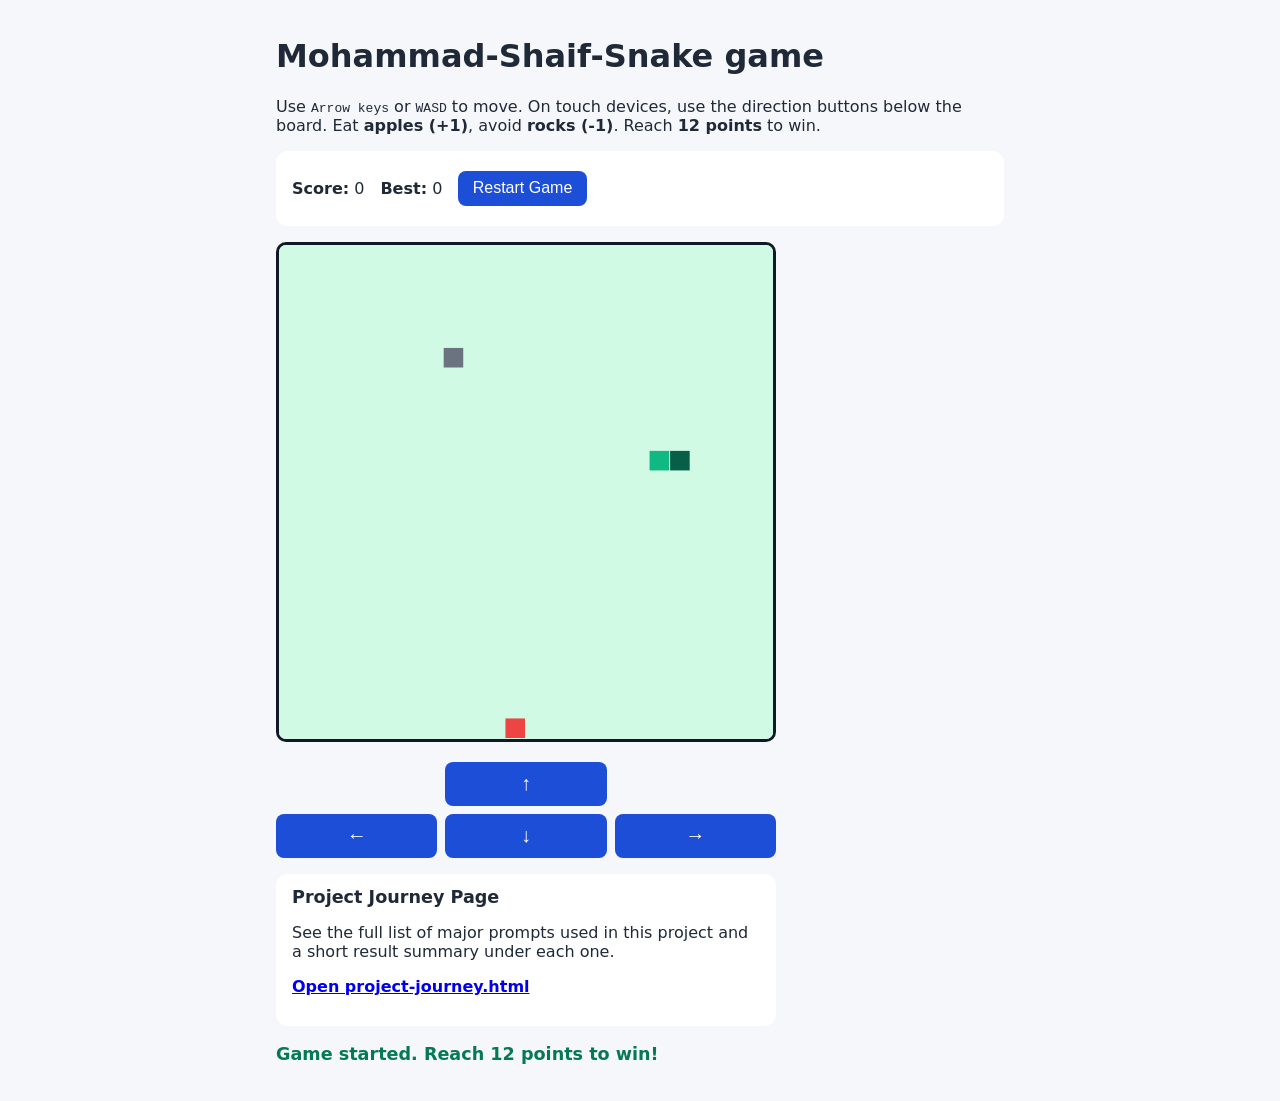
<file: index.html>
<!doctype html>
<html lang="en">
  <head>
    <meta charset="UTF-8" />
    <meta name="viewport" content="width=device-width, initial-scale=1.0" />
    <title>Mohammad-Shaif-Snake game</title>
    <link rel="stylesheet" href="styles.css" />
  </head>
  <body>
    <main class="container">
      <h1>Mohammad-Shaif-Snake game</h1>
      <p id="instructions">
        Use <kbd>Arrow keys</kbd> or <kbd>WASD</kbd> to move. On touch devices,
        use the direction buttons below the board. Eat
        <strong>apples (+1)</strong>, avoid <strong>rocks (-1)</strong>. Reach
        <strong>12 points</strong> to win.
      </p>

      <section class="hud" aria-label="Game status">
        <p><strong>Score:</strong> <span id="score">0</span></p>
        <p><strong>Best:</strong> <span id="best">0</span></p>
        <button id="restart" type="button">Restart Game</button>
      </section>

      <div class="board-wrap">
        <canvas
          id="game"
          width="480"
          height="480"
          role="img"
          aria-label="Snake game board"
          aria-describedby="instructions"
        ></canvas>
      </div>

      <section class="controls" aria-label="Touch controls">
        <button class="dir up" type="button" data-dir="up" aria-label="Move up">↑</button>
        <button class="dir left" type="button" data-dir="left" aria-label="Move left">←</button>
        <button class="dir down" type="button" data-dir="down" aria-label="Move down">↓</button>
        <button class="dir right" type="button" data-dir="right" aria-label="Move right">→</button>
      </section>

      <section class="journey-card" aria-label="Project Journey">
        <h2>Project Journey Page</h2>
        <p>
          See the full list of major prompts used in this project and a short
          result summary under each one.
        </p>
        <p><a class="journey-link" href="project-journey.html">Open project-journey.html</a></p>
      </section>

      <p id="live" class="sr-only" aria-live="polite"></p>
      <p id="message" class="message" aria-live="polite"></p>
    </main>

    <script src="script.js"></script>
  </body>
</html>
</file>
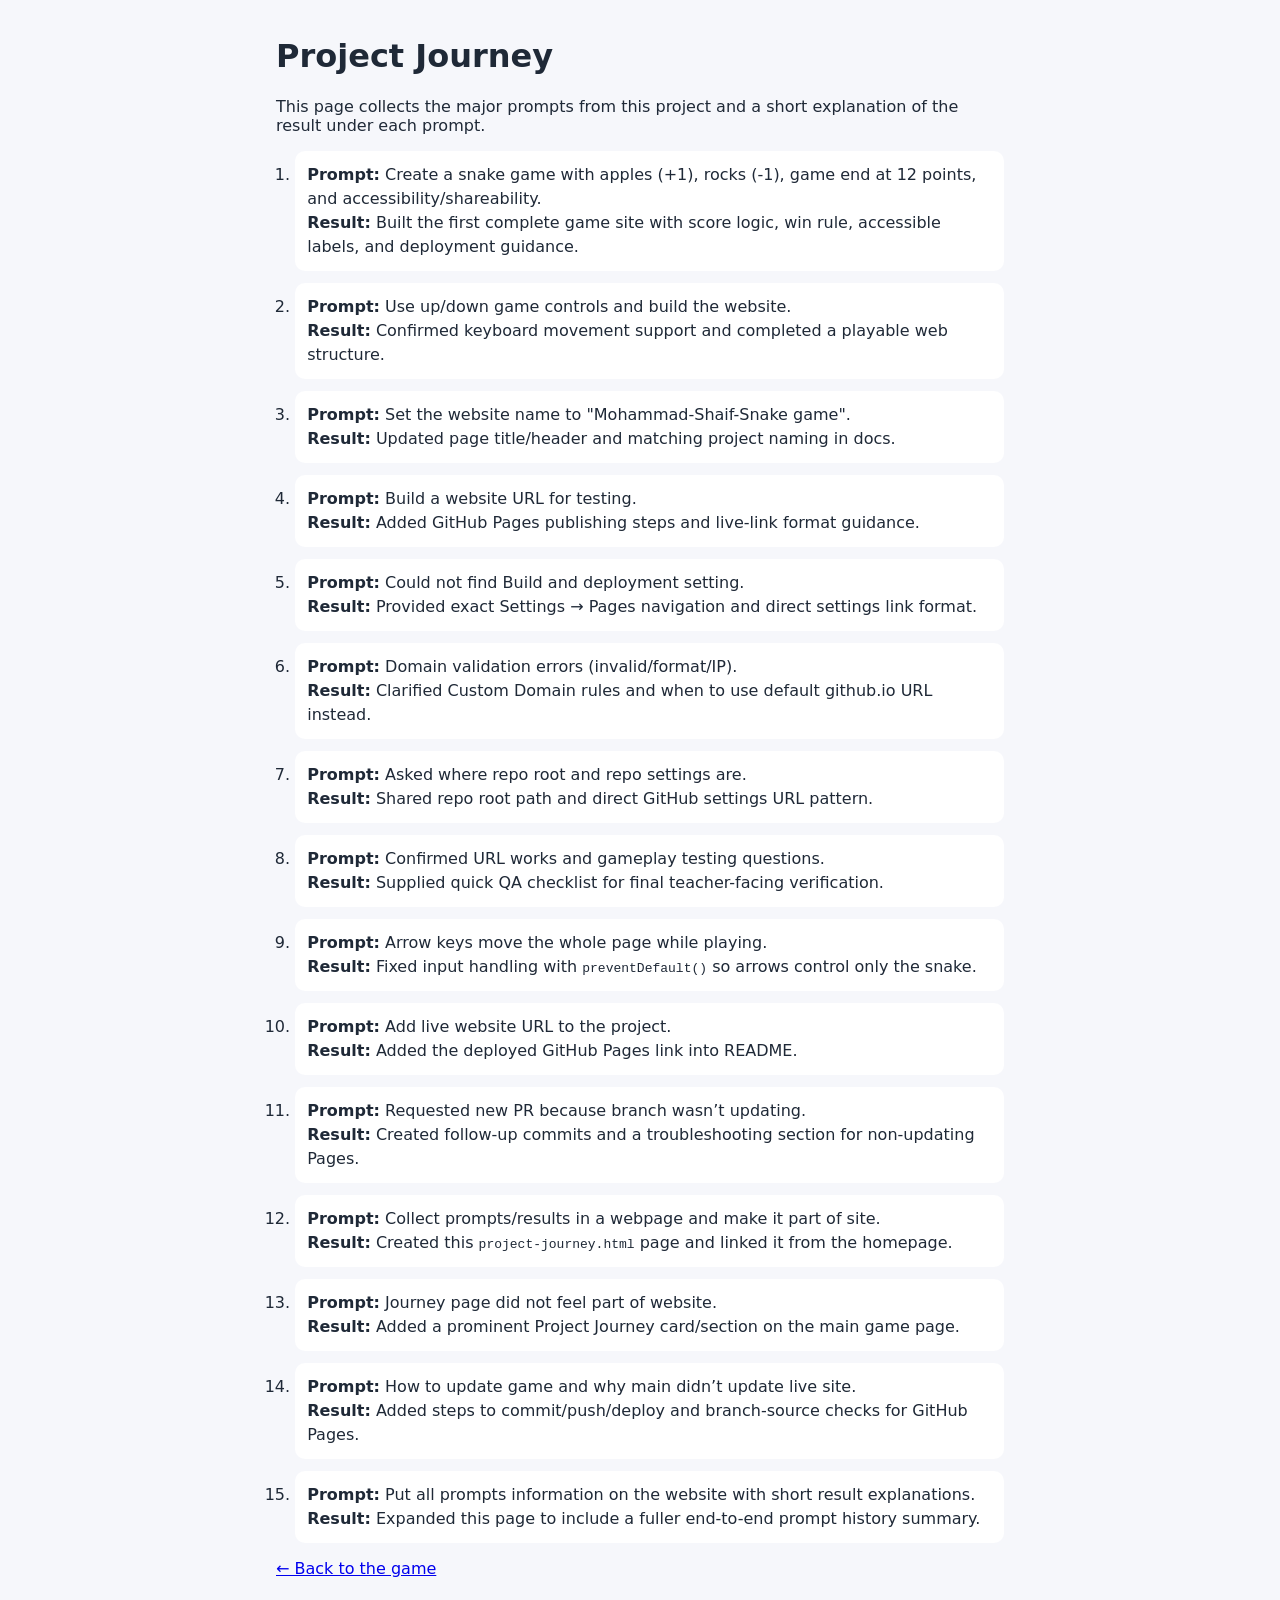
<file: project-journey.html>
<!doctype html>
<html lang="en">
  <head>
    <meta charset="UTF-8" />
    <meta name="viewport" content="width=device-width, initial-scale=1.0" />
    <title>Project Journey - Mohammad-Shaif-Snake game</title>
    <link rel="stylesheet" href="styles.css" />
  </head>
  <body>
    <main class="container">
      <h1>Project Journey</h1>
      <p>
        This page collects the major prompts from this project and a short
        explanation of the result under each prompt.
      </p>

      <ol class="timeline">
        <li><strong>Prompt:</strong> Create a snake game with apples (+1), rocks (-1), game end at 12 points, and accessibility/shareability.<br /><strong>Result:</strong> Built the first complete game site with score logic, win rule, accessible labels, and deployment guidance.</li>
        <li><strong>Prompt:</strong> Use up/down game controls and build the website.<br /><strong>Result:</strong> Confirmed keyboard movement support and completed a playable web structure.</li>
        <li><strong>Prompt:</strong> Set the website name to "Mohammad-Shaif-Snake game".<br /><strong>Result:</strong> Updated page title/header and matching project naming in docs.</li>
        <li><strong>Prompt:</strong> Build a website URL for testing.<br /><strong>Result:</strong> Added GitHub Pages publishing steps and live-link format guidance.</li>
        <li><strong>Prompt:</strong> Could not find Build and deployment setting.<br /><strong>Result:</strong> Provided exact Settings → Pages navigation and direct settings link format.</li>
        <li><strong>Prompt:</strong> Domain validation errors (invalid/format/IP).<br /><strong>Result:</strong> Clarified Custom Domain rules and when to use default github.io URL instead.</li>
        <li><strong>Prompt:</strong> Asked where repo root and repo settings are.<br /><strong>Result:</strong> Shared repo root path and direct GitHub settings URL pattern.</li>
        <li><strong>Prompt:</strong> Confirmed URL works and gameplay testing questions.<br /><strong>Result:</strong> Supplied quick QA checklist for final teacher-facing verification.</li>
        <li><strong>Prompt:</strong> Arrow keys move the whole page while playing.<br /><strong>Result:</strong> Fixed input handling with <code>preventDefault()</code> so arrows control only the snake.</li>
        <li><strong>Prompt:</strong> Add live website URL to the project.<br /><strong>Result:</strong> Added the deployed GitHub Pages link into README.</li>
        <li><strong>Prompt:</strong> Requested new PR because branch wasn’t updating.<br /><strong>Result:</strong> Created follow-up commits and a troubleshooting section for non-updating Pages.</li>
        <li><strong>Prompt:</strong> Collect prompts/results in a webpage and make it part of site.<br /><strong>Result:</strong> Created this <code>project-journey.html</code> page and linked it from the homepage.</li>
        <li><strong>Prompt:</strong> Journey page did not feel part of website.<br /><strong>Result:</strong> Added a prominent Project Journey card/section on the main game page.</li>
        <li><strong>Prompt:</strong> How to update game and why main didn’t update live site.<br /><strong>Result:</strong> Added steps to commit/push/deploy and branch-source checks for GitHub Pages.</li>
        <li><strong>Prompt:</strong> Put all prompts information on the website with short result explanations.<br /><strong>Result:</strong> Expanded this page to include a fuller end-to-end prompt history summary.</li>
      </ol>

      <p><a href="index.html">← Back to the game</a></p>
    </main>
  </body>
</html>
</file>
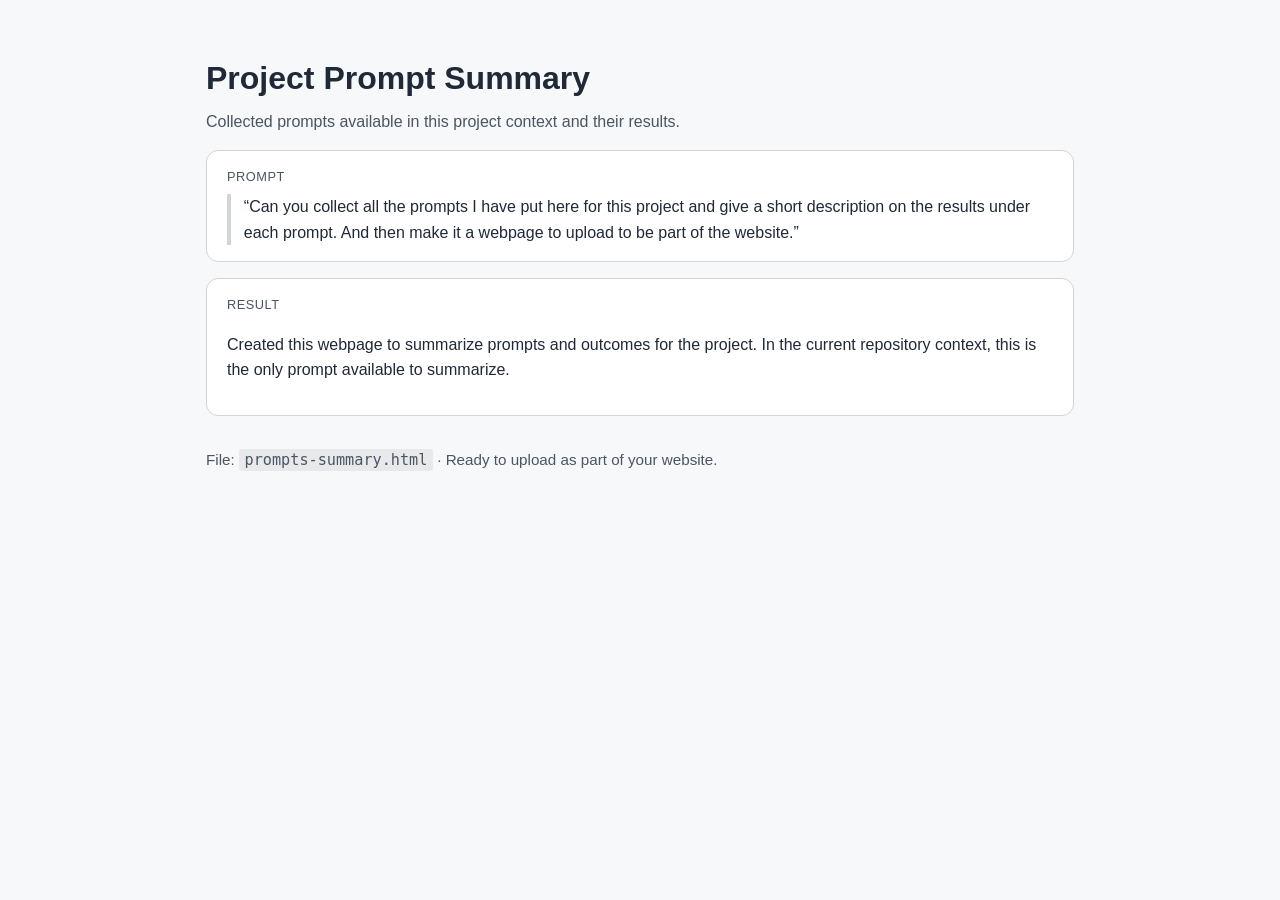
<file: prompts-summary.html>
<!doctype html>
<html lang="en">
  <head>
    <meta charset="UTF-8" />
    <meta name="viewport" content="width=device-width, initial-scale=1.0" />
    <title>Project Prompt Summary</title>
    <style>
      :root {
        color-scheme: light dark;
        --bg: #f6f8fa;
        --card: #ffffff;
        --text: #1f2937;
        --muted: #4b5563;
        --border: #d1d5db;
      }

      @media (prefers-color-scheme: dark) {
        :root {
          --bg: #0f172a;
          --card: #111827;
          --text: #e5e7eb;
          --muted: #9ca3af;
          --border: #374151;
        }
      }

      * { box-sizing: border-box; }
      body {
        margin: 0;
        font-family: Arial, sans-serif;
        background: var(--bg);
        color: var(--text);
        line-height: 1.6;
      }
      .container {
        max-width: 900px;
        margin: 0 auto;
        padding: 2rem 1rem 3rem;
      }
      h1 { margin-bottom: 0.25rem; }
      .subtitle { color: var(--muted); margin-top: 0; }
      .card {
        background: var(--card);
        border: 1px solid var(--border);
        border-radius: 12px;
        padding: 1rem 1.25rem;
        margin-top: 1rem;
      }
      .label {
        font-size: 0.8rem;
        text-transform: uppercase;
        letter-spacing: 0.04em;
        color: var(--muted);
        margin-bottom: 0.4rem;
      }
      blockquote {
        margin: 0;
        padding-left: 0.8rem;
        border-left: 4px solid var(--border);
      }
      footer {
        margin-top: 2rem;
        color: var(--muted);
        font-size: 0.95rem;
      }
      code {
        background: rgba(127, 127, 127, 0.12);
        padding: 0.1rem 0.35rem;
        border-radius: 4px;
      }
    </style>
  </head>
  <body>
    <main class="container">
      <h1>Project Prompt Summary</h1>
      <p class="subtitle">Collected prompts available in this project context and their results.</p>

      <section class="card">
        <div class="label">Prompt</div>
        <blockquote>
          “Can you collect all the prompts I have put here for this project and give a short description on the results under each prompt. And then make it a webpage to upload to be part of the website.”
        </blockquote>
      </section>

      <section class="card">
        <div class="label">Result</div>
        <p>
          Created this webpage to summarize prompts and outcomes for the project.
          In the current repository context, this is the only prompt available to summarize.
        </p>
      </section>

      <footer>
        File: <code>prompts-summary.html</code> &middot; Ready to upload as part of your website.
      </footer>
    </main>
  </body>
</html>
</file>
<file: styles.css>
:root {
  --bg: #f6f7fb;
  --card: #ffffff;
  --ink: #1f2937;
  --accent: #1d4ed8;
  --good: #047857;
  --bad: #b91c1c;
}

* {
  box-sizing: border-box;
}

body {
  margin: 0;
  font-family: system-ui, -apple-system, Segoe UI, Roboto, sans-serif;
  color: var(--ink);
  background: var(--bg);
}

.container {
  max-width: 760px;
  margin: 0 auto;
  padding: 1rem;
}

.hud {
  display: flex;
  flex-wrap: wrap;
  align-items: center;
  gap: 1rem;
  background: var(--card);
  border-radius: 12px;
  padding: 0.75rem 1rem;
  margin: 1rem 0;
}

.board-wrap {
  width: min(96vw, 500px);
}

canvas {
  width: 100%;
  height: auto;
  border: 3px solid #111827;
  border-radius: 10px;
  background: #e5f7ee;
}

button {
  border: none;
  background: var(--accent);
  color: #fff;
  padding: 0.55rem 0.9rem;
  border-radius: 8px;
  cursor: pointer;
  font-size: 1rem;
}

button:hover,
button:focus-visible {
  filter: brightness(1.1);
}

.message {
  font-size: 1.1rem;
  font-weight: 600;
  min-height: 1.5rem;
}

.good {
  color: var(--good);
}

.bad {
  color: var(--bad);
}

.sr-only {
  position: absolute;
  width: 1px;
  height: 1px;
  padding: 0;
  margin: -1px;
  overflow: hidden;
  clip: rect(0, 0, 0, 0);
  white-space: nowrap;
  border: 0;
}


.controls {
  margin-top: 1rem;
  width: min(96vw, 500px);
  display: grid;
  grid-template-columns: repeat(3, 1fr);
  gap: 0.5rem;
}

.dir {
  font-size: 1.25rem;
  padding: 0.6rem;
  min-height: 44px;
}

.up { grid-column: 2; }
.left { grid-column: 1; grid-row: 2; }
.down { grid-column: 2; grid-row: 2; }
.right { grid-column: 3; grid-row: 2; }


.timeline {
  line-height: 1.5;
  display: grid;
  gap: 0.75rem;
  padding-left: 1.2rem;
}

.timeline li {
  background: var(--card);
  padding: 0.75rem;
  border-radius: 10px;
}


.journey-card {
  margin-top: 1rem;
  width: min(96vw, 500px);
  background: var(--card);
  border-radius: 12px;
  padding: 0.85rem 1rem;
}

.journey-card h2 {
  margin-top: 0;
  margin-bottom: 0.35rem;
  font-size: 1.1rem;
}

.journey-link {
  font-weight: 600;
}
</file>
